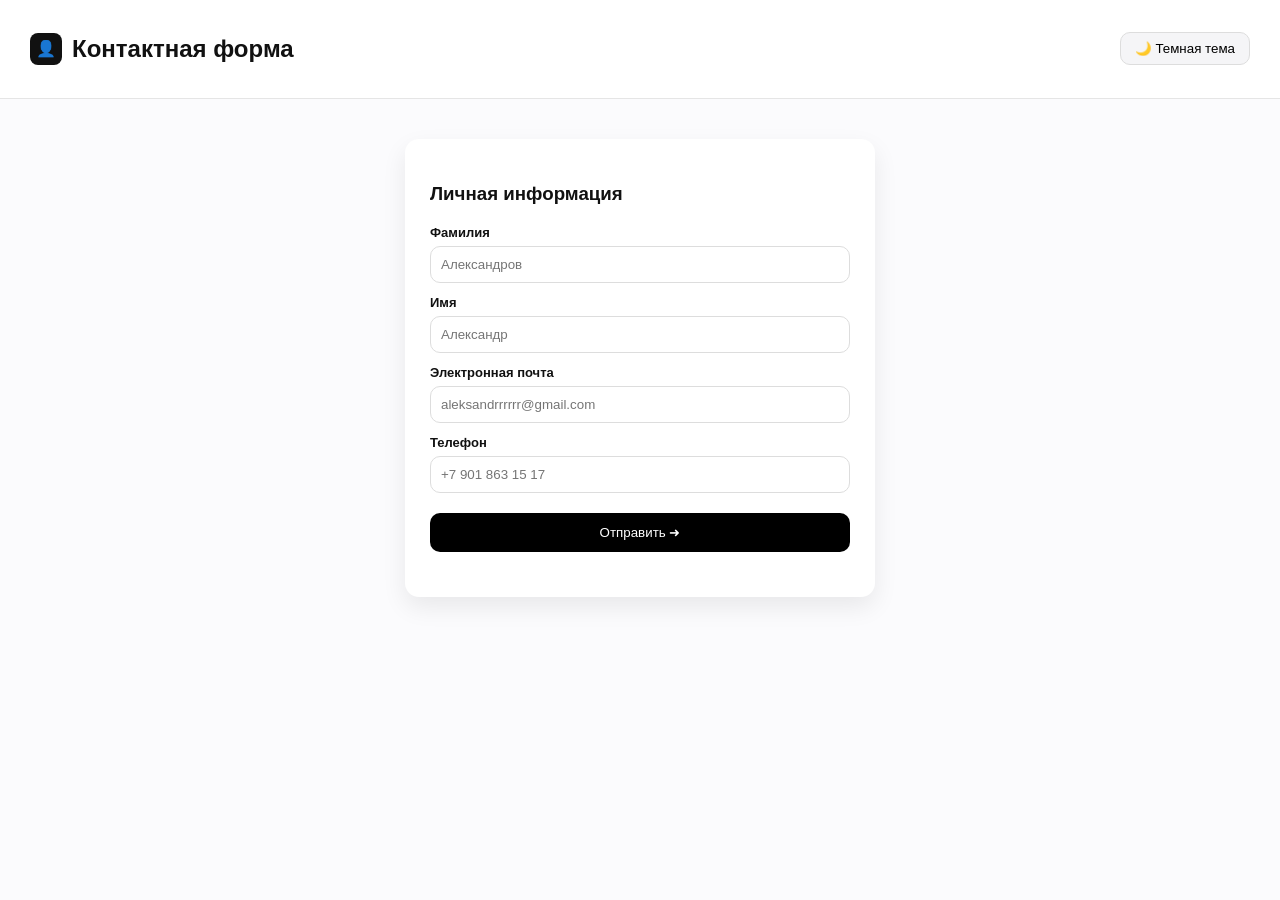
<file: Task 2/index.html>
<!DOCTYPE html>
<html lang="ru">
<head>
  <meta charset="UTF-8">
  <meta name="viewport" content="width=device-width, initial-scale=1.0" />
  <title>Contact Form</title>
  <link rel="stylesheet" href="style.css">
</head>
<body>

  <header class="header">
    <div class="logo">
      <div class="icon">👤</div>
      <h2>Контактная форма</h2>
    </div>

    <button id="themeBtn" class="theme-btn">🌙 Темная тема</button>
  </header>

  <div class="container">

    <div class="card">
      <h3>Личная информация</h3>

      <form id="userForm">

        <label>Фамилия</label>
        <input type="text" id="lastName" placeholder="Александров">

        <label>Имя</label>
        <input type="text" id="firstName" placeholder="Александр">

        <label>Электронная почта</label>
        <input type="email" id="email" placeholder="aleksandrrrrrr@gmail.com">

        <label>Телефон</label>
        <input type="tel" id="phone" placeholder="+7 901 863 15 17">

        <button type="submit" class="submit-btn">Отправить ➜</button>

      </form>

      <div id="output"></div>
    </div>

  </div>

  <script src="script.js"></script>
  
</body>
</html>
</file>
<file: Task 2/style.css>
body {
  margin: 0;
  font-family: Arial, sans-serif;
  background: #fbfbfd;
  color: #111;
  transition: 0.3s;
}

.header {
  display: flex;
  justify-content: space-between;
  align-items: center;
  padding: 15px 30px;
  border-bottom: 1px solid #e5e5e5;
  background: white;
}

.logo {
  display: flex;
  align-items: center;
  gap: 10px;
}

.icon {
  width: 32px;
  height: 32px;
  background: #111;
  color: white;
  border-radius: 8px;
  display: flex;
  align-items: center;
  justify-content: center;
}

.theme-btn {
  padding: 8px 14px;
  border-radius: 10px;
  border: 1px solid #ddd;
  background: #f5f5f7;
  cursor: pointer;
}

.container {
  display: flex;
  justify-content: center;
  padding: 40px;
}

.card {
  width: 420px;
  background: white;
  padding: 25px;
  border-radius: 14px;
  box-shadow: 0 10px 25px rgba(0,0,0,0.08);
}

.card h3 {
  margin-bottom: 20px;
}

label {
  font-size: 13px;
  font-weight: 600;
  display: block;
  margin-top: 12px;
}

input {
  width: 100%;
  padding: 10px;
  margin-top: 6px;
  border: 1px solid #ddd;
  border-radius: 10px;
  outline: none;
  box-sizing: border-box;
}

.submit-btn {
  width: 100%;
  margin-top: 20px;
  padding: 12px;
  border: none;
  border-radius: 10px;
  background: black;
  color: white;
  cursor: pointer;
  box-sizing: border-box;
}

#output {
  margin-top: 20px;
  font-size: 14px;
}

.dark {
  background: #0f0f10;
  color: white;
}

.dark .header {
  background: #161616;
  border-bottom: 1px solid #2a2a2a;
}

.dark .card {
  background: #1a1a1a;
}

.dark input {
  background: #2a2a2a;
  color: white;
  border: 1px solid #444;
}

.dark .submit-btn {
  background: white;
  color: black;
}

.dark .theme-btn {
  background: #2a2a2a;
  color: white;
  border: 1px solid #444;
}

.dark .icon {
  background: white;
  color: black;
}
</file>
